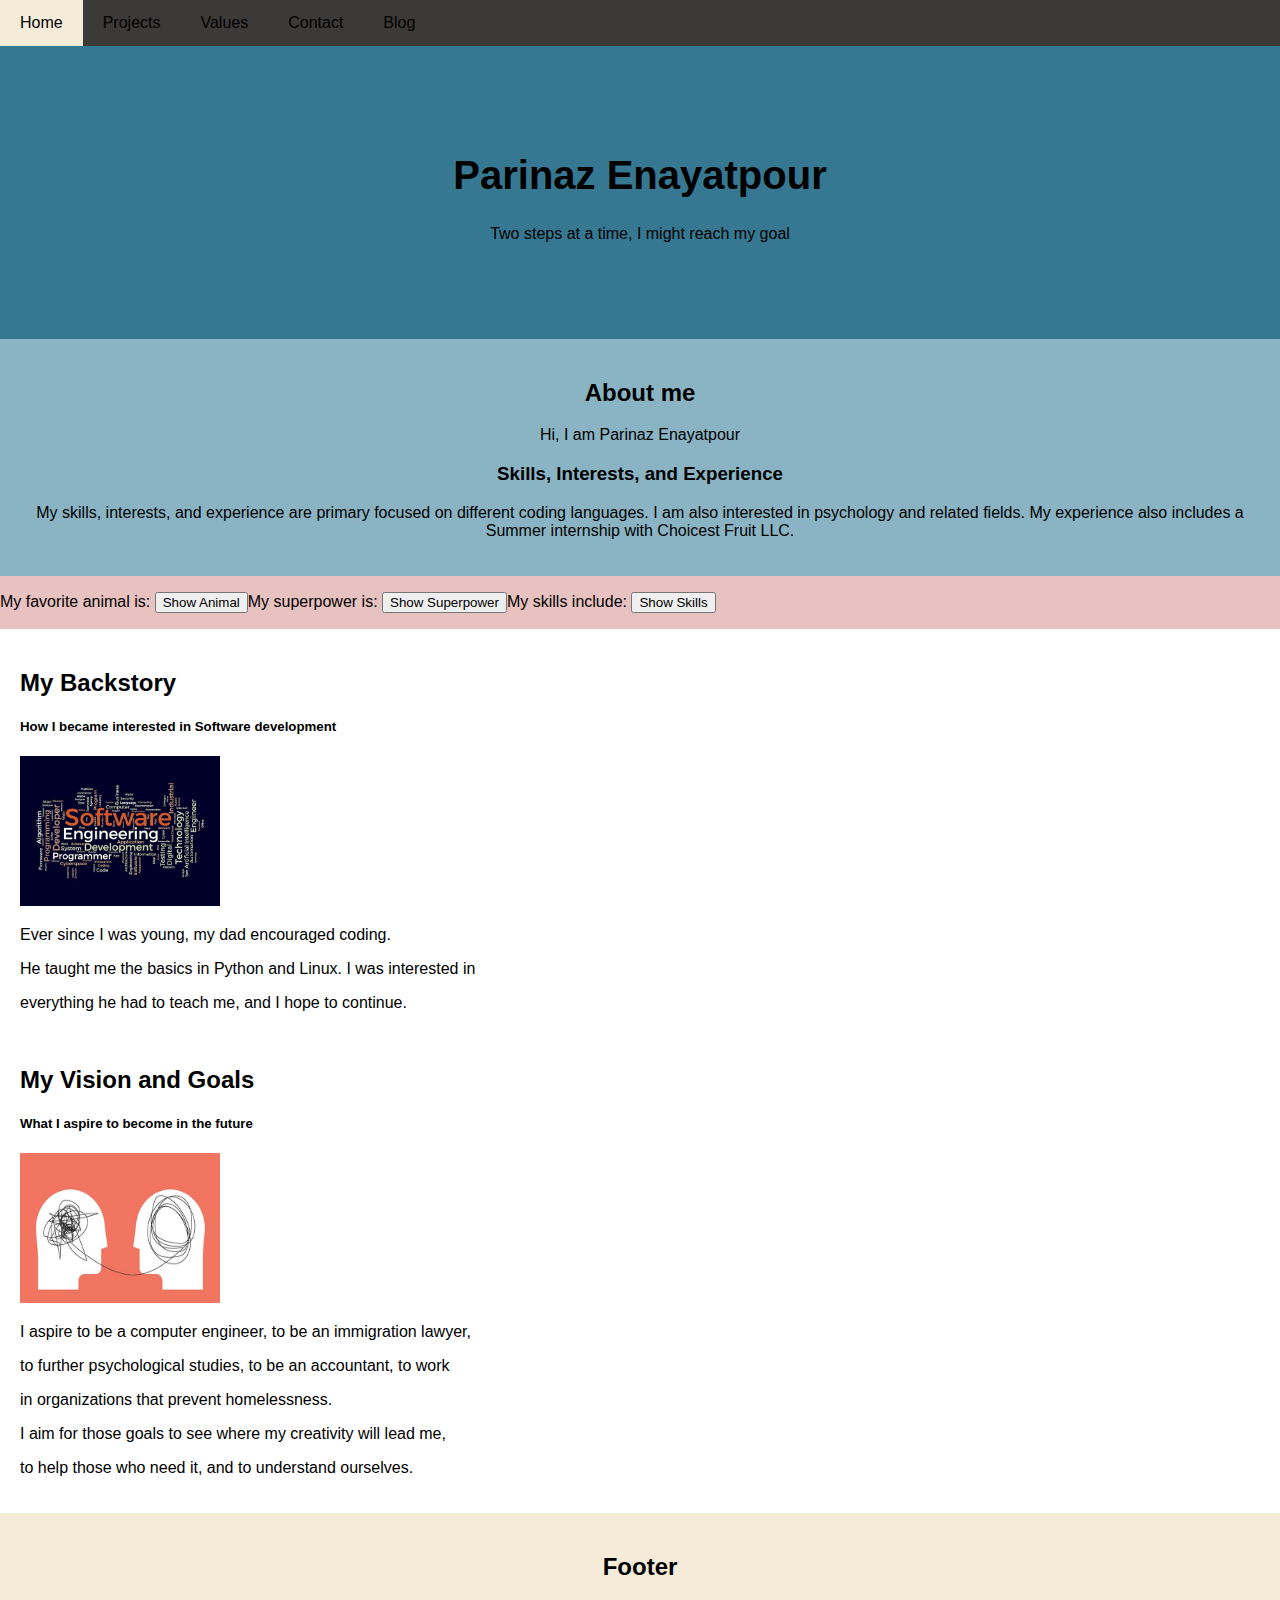
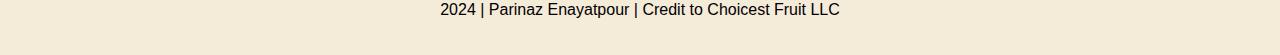
<file: index.html>
<!DOCTYPE html>
<html lang="en">
<head>
  <meta charset="UTF-8">
  <meta name="viewport" content="width=device-width, initial-scale=1.0">
  <link rel="stylesheet" href="style.css">
  <title>Document</title>
</head>


<body>

<!-- Navigation Bar -->
<div class = "navbar">
    <a href="index.html">Home</a>
    <a href="project.html">Projects</a>
    <a href="values.html">Values</a>
    <a href="contact.html">Contact</a>
    <a href = "#" class = "right">  Blog  </a>
</div>

<!-- Header -->
<div class="header">
    <h1>Parinaz Enayatpour</h1>
    <p>Two steps at a time, I might reach my goal</p>
</div>

<!-- About Me Section -->
<div class="row">
    <div class="side">
        <h2>About me</h2>
        <P>Hi, I am Parinaz Enayatpour</P>
        <h3>Skills, Interests, and Experience</h3>
        <p>My skills, interests, and experience are primary focused on different coding languages. I am also interested in psychology and related fields. My experience also includes a Summer internship with Choicest Fruit LLC.</p>
    </div>

<!-- Buttons -->
    <div>
    <p>My favorite animal is: <button id="show-animal">Show Animal</button></p> <!-- Animal-->
    <div id="animal-div" class="hidden">
        A snake!
        <img src="./img/my-photo.jpeg" width="500"/>
    </div>
    </div>
    <div>
        <p>My superpower is: <button id="show-power">Show Superpower</button></p> <!-- Superpower -->
        <div id="power-div" class="hidden" style="color:  #321132">
            Willingness
        </div>
    </div>

    <div>
        <p>My skills include: <button id="show-skills">Show Skills</button></p> <!-- Skills -->
        <div id="skills-div" class="hidden" style="color: #375776;">
            <li>Problem solving</li>
            <li>Teamwork</li>
            </div>
    </div>

    


<!-- Main -->
<div class="main">
    <h2>My Backstory</h2>
    <h5>How I became interested in Software development</h5>
    <div>
        <img src="./img/background.jpeg"/>
    </div>
    <p>Ever since I was young, my dad encouraged coding.</p>
    <p>He taught me the basics in Python and Linux. I was interested in</p>
    <p>everything he had to teach me, and I hope to continue.</p>
    <br>
    <h2>My Vision and Goals</h2>
    <h5>What I aspire to become in the future</h5>
    <div>
        <img src="./img/vision-goals.jpeg"/>
    </div>
    <p>I aspire to be a computer engineer, to be an immigration lawyer,</p>
    <p>to further psychological studies, to be an accountant, to work</p>
    <p>in organizations that prevent homelessness.</p>
    <p>I aim for those goals to see where my creativity will lead me,</p>
        <p>to help those who need it, and to understand ourselves.</p>
    </div>
    </div>

    <!-- Footer -->
    <div class="footer">
        <h2>Footer</h2>
        <p> 2024  |  Parinaz Enayatpour  |  Credit to Choicest Fruit LLC</p>
        </div>

        <script type = "text/JavaScript" src = "./script.js"> </script>

</body>

</html>

<!-- Unneedd comment -->
</file>
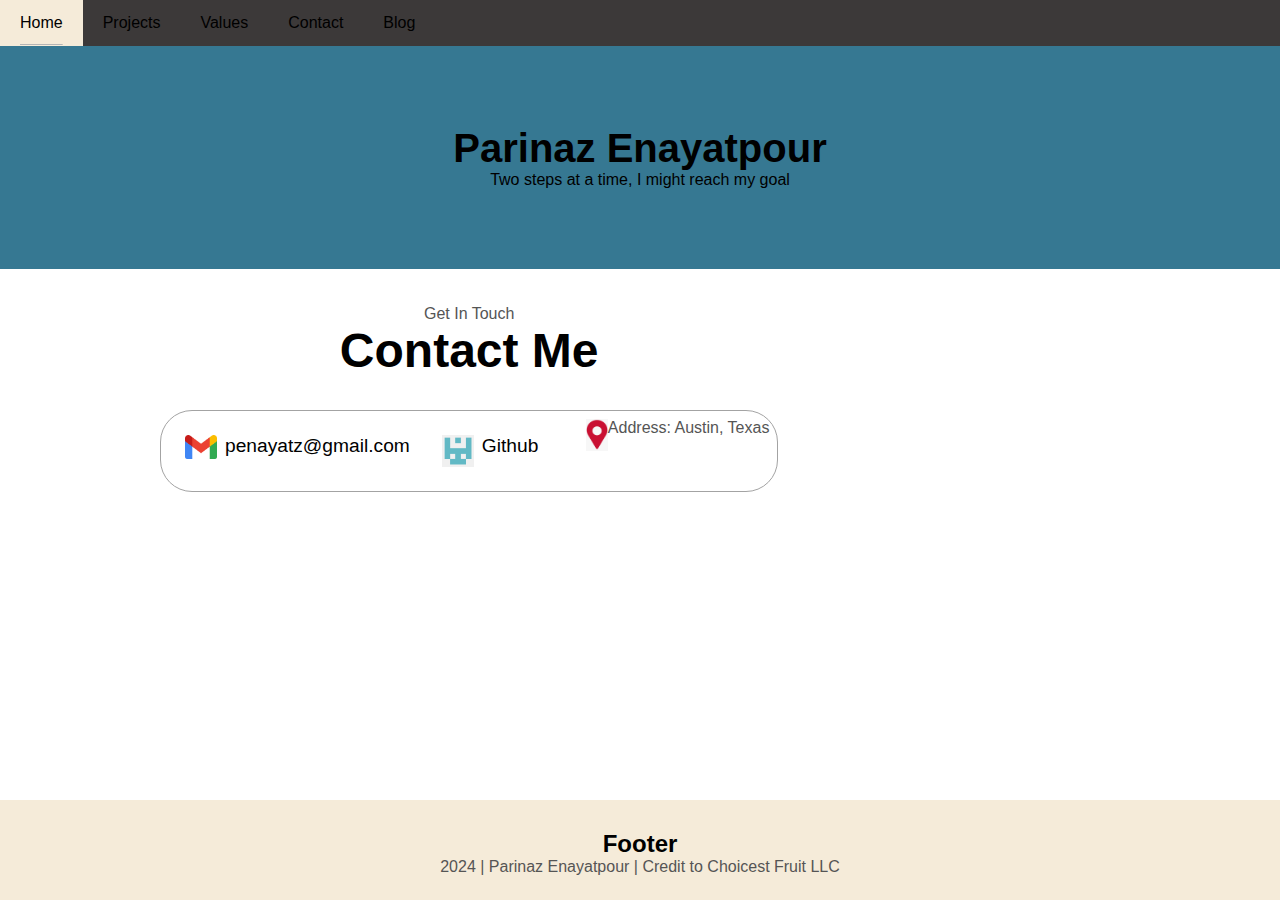
<file: contact.html>
<!DOCTYPE html>
<html lang = "en">

<head>
    <meta charset = "UTF-8">
    <meta name = "viewport" content = "width=device-width, initial-scale=1.0">
    <link rel = "stylesheet" href = "./contact.css">
    <title>Contact Me</title>
</head>

<body>
    <div class = "navbar">
        <a href="index.html">Home</a>
        <a href="project.html">Projects</a>
        <a href="values.html">Values</a>
        <a href="contact.html">Contact</a>
        <a href = "#" class = "right">  Blog  </a>
    </div>

<div class="header">
    <h1>Parinaz Enayatpour</h1>
    <p>Two steps at a time, I might reach my goal</p>
</div>
<!-- Howdy! -->
<div class = "section-container">

    <section id = "contact">
        <p class = "section_text_p1">Get In Touch</p>
        <h1 class = "title">Contact Me</h1>
        <div class = "contact-info-upper-container">
            <div class = "contact-info-container">
                <img src = "./img/email.jpeg" alt = "Email icon" class = "icon contact-icon email-icon" />
                <p><a href = "mailto:penayatz@gmail.com">penayatz@gmail.com</a></p>
            </div>

            <div class = "contact-info-container">
                <img src = "./img/github.jpeg" alt = "Github icon" class = "icon contact-icon" />
                <p><a href = "https://github.com/UniversalTruth01" target="_blank">Github</a></p>
            </div>

            <div class = "contact-info-container"></div>
            <img src = "./img/address.jpeg" alt = "Address icon" class = "icon contact-icon" />
            <p>Address: Austin, Texas</p>
        </div>
    </div>

</section>

</div>
<div class = "footer">
    <h2>Footer</h2>
    <p>2024  | Parinaz Enayatpour  | Credit to Choicest Fruit LLC</p>
</div>

</body>
</html>
</file>
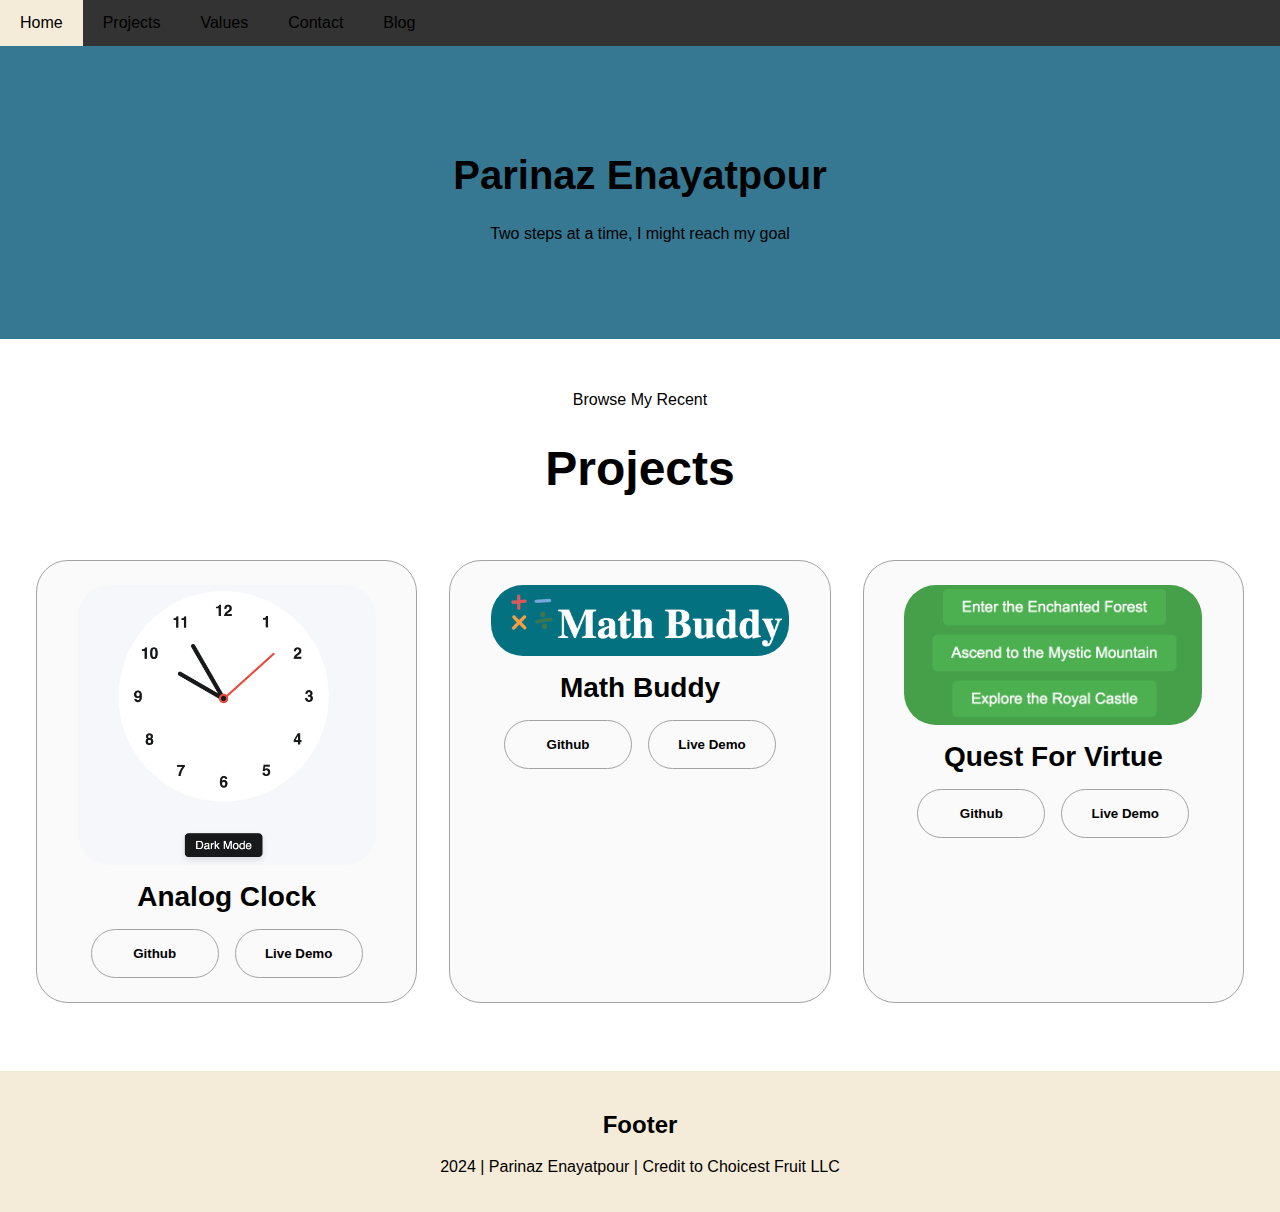
<file: project.html>
<!DOCTYPE html>
<html lang="en">
<head>
    <meta charset="UTF-8">
    <meta name="viewport" content="width=device-width, initial-scale=1.0">
    <link rel="stylesheet" href="./project.css">
    <title>My Projects</title>
</head>
<body>
    <div class="navbar">
        <a href="index.html">Home</a>
        <a href="project.html">Projects</a>
        <a href="values.html">Values</a>
        <a href="contact.html">Contact</a>
        <a href = "#" class = "right">  Blog  </a> 
    </div>
    
    <div class="header">
        <h1>Parinaz Enayatpour</h1>
        <p>Two steps at a time, I might reach my goal</p>
    </div>

    <div class="section-container">

        <section id="projects">
            <p class="section__text__p1">Browse My Recent</p>
            <h1 class="title">Projects</h1>
            <div class="experience-details-container">
                <div class="about-containers">
                    <div class="details-container color-container">
                    <div class="article-container">
                        <img src="./img/project-one.jpeg" alt="Project 1" class="project-img" />
                    </div>
                    <h2 class="experience-sub-title project-title">Analog Clock</h2>
                    <div class="btn-container">
                        <button class="btn btn-color-2 project-btn" onclick="javascript:window.open('https://github.com/UniversalTruth01/analogClock.git', '_blank');">
                        Github
                        </button>
                        <button class="btn btn-color-2 project-btn" onclick="javascript:window.open('https://universaltruth01.github.io/analogClock/', '_blank');">
                            Live Demo
                        </button>
                    </div>
                    </div>
                    <div class="details-container color-container">
                        <div class="article-container">
                            <img src="./img/project-two.jpeg" alt="Project 2" class="project-img" />
                        </div>
                        <h2 class="experience-sub-title project-title">Math Buddy</h2>
                        <div class="btn-container">
                            <button class="btn btn-color-2 project-btn" onclick="javascript:window.open('https://github.com/UniversalTruth01/mathBuddy', '_blank');">
                                Github
                            </button>
                            <button class="btn btn-color-2 project-btn" onclick="javascript:window.open('https://universaltruth01.github.io/mathBuddy/', '_blank');">
                                Live Demo
                            </button>
                        </div>
                    </div>
                    <div class="details-container color-container">
                        <div class="article-container">
                            <img src="./img/project-three.jpeg" alt="Project 3" class="project-img" />
                        </div>
                        <h2 class="experience-sub-title project-title">Quest For Virtue</h2>
                            <div class="btn-container">
                                <button class="btn btn-color-2 project-btn" onclick="javascript:window.open('https://github.com/UniversalTruth01/websiteAboutMe', '_blank');">
                                Github
                                </button>
                                <button class="btn btn-color-2 project-btn" onclick="javascript:window.open('https://universaltruth01.github.io/websiteAboutMe/', '_blank');">
                                Live Demo
                                </button>
                            </div>
                    </div>
                </div>
            </div>
        
        </section>

    </div>

    <div class="footer">
        <h2>Footer</h2>
        <p>
            2024  |  Parinaz Enayatpour  |  Credit to Choicest Fruit LLC

        </p>
      </div>
</body>
</html>
</file>
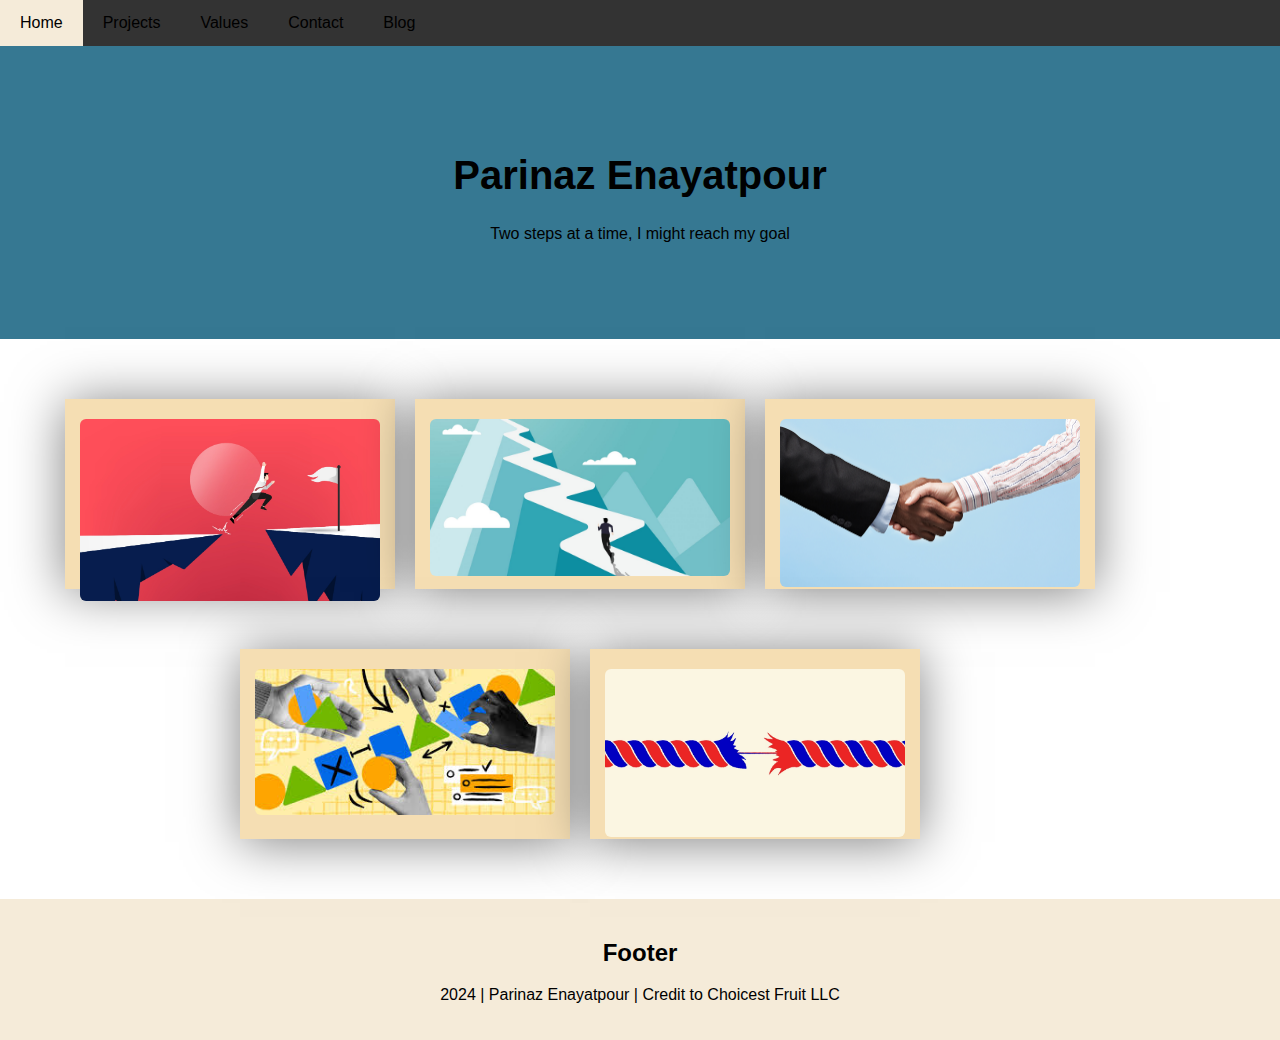
<file: values.html>
<!DOCTYPE html>
<html lang="en">
<head>
  <meta charset="UTF-8">
  <meta name="viewport" content="width=device-width, initial-scale=1.0">
  <link rel="stylesheet" href="values.css">
  <title>My Values</title>
</head>
<!-- This is a comment. -->
<body>
    <div class = "navbar">
        <a href="index.html">Home</a>
        <a href="project.html">Projects</a>
        <a href="values.html">Values</a>
        <a href="contact.html">Contact</a>
        <a href = "#" class = "right">  Blog  </a>
    </div>

    <div class = "header">
        <h1>Parinaz Enayatpour</h1>
        <p>Two steps at a time, I might reach my goal</p>
    </div>

    <div class = "container">

        <div class = "value-card">
            <div class = "value-img">
                <img src = "img/courage.jpeg">
            </div>
            <div class = "detail">
                <h2>Courage</h2>
                <p>For me, courage is pushing forward.</p>
            </div>
        </div>

        <div class = "value-card">
            <div class = "value-img">
                <img src = "img/persistence.jpeg">
            </div>
            <div class = "detail">
                <h2>Persistence</h2>
                <p>For me, persistence is knowing that the end result is worth the struggles along the way.</p>
            </div>
        </div>

        <div class = "value-card">
            <div class = "value-img">
                <img src = "img/respect.jpeg">
            </div>
            <div class = "detail">
                <h2>Respect</h2>
                <p> No worthwhile conversation could happen without basic respect for another's ideas. I think respect is paramount and critical to any situation.</p>
            </div>
        </div>

        <div class = "value-card">
            <div class = "value-img">
                <img src = "img/teamwork.jpeg">
            </div>
            <div class = "detail">
                <h2>Teamwork</h2>
                <p>A large part of knowing how to work with others means knowing how to listen.</p>
            </div>
        </div>

        <div class = "value-card">
            <div class = "value-img">
                <img src = "img/trust.jpeg">
            </div>
            <div class = "detail">
                <h2>Trust</h2>
                <p>The first step in other people trusting you is trusting in yourself.</p>
            </div>
        </div>

    </div>

    <div class = "footer">
        <h2>Footer</h2>
        <p>2024  |  Parinaz Enayatpour  |  Credit to Choicest Fruit LLC</p>
    </div>

</body>
</file>
<file: style.css>
*{
    box-sizing: border-box;
}

body{
    font-family: Arial, Helvetica, sans-serif;
    margin: 0;
}

.navbar{
    overflow: hidden;
    background-color: rgb(60, 57, 57);
}

.navbar a{
    float: left;
    display: block;
    color: black;
    text-align: center;
    padding: 14px 20px;
    text-decoration: none;
}

.navbar a:hover{
    background-color: #f5ebd9;
    color: black;
}

.header{
    padding: 80px;
    text-align: center;
    background: #367892; 
    color: black;
}

.header h1{
    font-size: 40px;
}

.row{
    display: -ms-flexbox;
    display: flex;
    -ms-flex-wrap: wrap;
    flex-wrap: wrap;
    background-color: rgb(232, 193, 193); /* ADDITIONAL */
}

.row li{ /* Additional */
    font-size: 15px;
    color: black;
}

.side{
    -ms-flex: auto; /* 30% */
    flex: auto; /* 30% */
    background-color: #8ab4c4;
    padding: 20px;
    text-align: center; /* Not here before */
    color: black;
}

img{
    width: 200px;
    height: 150px;
}

.main{
    -ms-flex: 70%; /* IE10 */
    flex: 70%;
    background-color: white;
    padding: 20px;
}

.hidden{
    display: none;
}

.footer{
    padding: 20px;
    text-align: center;
    background: #f5ebd9;
}

/* Responsive layout - when the screen is less than 700px wide, make the two colomns stack
on top of each other instead of next to each other. */

@media screen and (max-width: 700px){
    .row{
        flex-direction: colomn;
    }
    img{
        max-width: 100%;
        max-height: 100%;
    }
}

/* Responsive layout - when the screen is less than 400px wide, make the two navigation links
stack on top of each other instead of next to each other. */

@media screen and (max-width: 400px){
    .navbar a{
        float: none;
        width: 100%;
    }
}
</file>
<file: contact.css>
*{
    box-sizing: border-box;
    margin: 0;
    padding: 0;
}

body{
    font-family: "Poppins", sans-serif;
    margin: 0;
}

.header{
    padding: 80px;
    text-align: center;
    background: #367892;
    color: black;
}

.header h1{
    font-size: 40px;
    color: black;
}

.header p{
    color: black;
}

.navbar{
    overflow: hidden;
    background-color: rgb(60, 57, 57);
}

.navbar a{
    float: left;
    display: block;
    color: black;
    text-align: center;
    padding: 14px 20px;
    text-decoration: none;
}

.navbar a:hover{
    background-color: #f5ebd9;
    color: black;
}

p{
    color: rgb(85, 85, 85);
}

a{
    color: black;
    text-decoration: none;
    text-decoration-color: white;
}

a:hover{
    color: black;
    text-decoration: underline;
    text-underline-offset: 1rem;
    text-decoration-color: rgb(181, 181, 181);
}

section{
    padding-top: 4vh;
    /* height: 96vh; */
    margin: 0 10rem;
    box-sizing: border-box;
    min-height: fit-content;
}

.section-container{
    display: flex;
    /*width: 400px;
    height: 1000px;*/
}

#profile{
    display: flex;
    justify-content: center;
    gap: 5rem;
    height: 80vh;
}

.section_pic-container{
    display: flex;
    height: 400px;
    width: 400px;
    margin: auto 0;
}

.section_text{
    align-self: center;
    text-align: center;
}

.section_text p{
    font-weight: 600;
}

.section_text_p1{
    text-align: center;
}

.section_text_p2{
    font-size: 1.75rem;
    margin-bottom: 1rem;
}

.title{
    font-size: 3rem;
    text-align: center;
}

#socials-container{
    display: flex;
    justify-content: center;
    margin-top: 1rem;
    gap: 1rem;
}

.icon{
    cursor: pointer;
    height: 2rem;
}

.section-container{
    gap: 4rem;
    height: 80%;
}

.section_pic-container{
    height: 400px;
    width: 400px;
    margin: auto 0;
}

#content{
    display: flex;
    justify-content: center;
    flex-direction: column;
    height: 70vh
}

.contact-info-upper-container{
    display: flex;
    justify-content: center;
    border-radius: 2rem;
    border: rgb(53, 53, 53) 0.1rem solid;
    border-color: rgb(163, 163, 163);
    background: (250, 250, 250);
    margin: 2rem auto;
    padding: 0.5rem;
}

.contact-info-container{
    display: flex;
    align-items: left;
    justify-content: center;
    gap: 0.5rem;
    margin: 1rem;
}

.contact-info-container p{
    font-size: larger;
}

.contact-icon{
    cursor: default;
    align-items: center;
}

.email-icon{
    height: 1.5rem;
}

.footer {
    position:fixed;
    bottom:0px;
    height:100px;
    width:100%;
    background: #f5ebd9;
    text-align: center;
    padding:30px;
}

@media screen and (max-width: 400px){
    navbar a{
        float: none;
        width: 100%;
    }
}
</file>
<file: project.css>
* {
    box-sizing: border-box;
  }
  
  body {
    font-family: "Poppins", sans-serif;
    margin: 0;
  }
  


/* Header/logo Title */
.header {
    padding: 80px;
    text-align: center;
    background: #367892;
    color: black;
  }
  
  /* Increase the font size of the heading */
  .header h1 {
    font-size: 40px;
  }
  
  /* Style the top navigation bar */
  .navbar {
    overflow: hidden;
    background-color: #333;
  }
  
  /* Style the navigation bar links */
  .navbar a {
    float: left;
    display: block;
    color: black;
    text-align: center;
    padding: 14px 20px;
    text-decoration: none;
  }
  
   
  /* Change color on hover */
  .navbar a:hover {
    background-color: #f5ebd9;
    color: black;
  }
  

/* SECTIONS */

section {
    padding: 4vh;
    /* height: 96vh; */
    /*margin: 0 10rem; */
    box-sizing: border-box;
    min-height: fit-content;
  }
  /*
  .section-container {
    display: flex;
  }
  */
  /* PROFILE SECTION */
  
  #profile {
    display: flex;
    justify-content: center;
    gap: 5rem;
    height: 80vh;
  }
  
  .section__pic-container {
    display: flex;
    height: 400px;
    width: 400px;
    margin: auto 0;
  }
  
  .section__text {
    align-self: center;
    text-align: center;
  }
  
  .section__text p {
    font-weight: 600;
  }
  
  .section__text__p1 {
    text-align: center;
  }
  
  .section__text__p2 {
    font-size: 1.75rem;
    margin-bottom: 1rem;
  }
  
  .title {
    font-size: 3rem;
    text-align: center;
  }
  
  #socials-container {
    display: flex;
    justify-content: center;
    margin-top: 1rem;
    gap: 1rem;
  }
  
  /* ICONS */
  
  .icon {
    cursor: pointer;
    height: 2rem;
  }
  
  /* BUTTONS */
  
  .btn-container {
    display: flex;
    justify-content: center;
    gap: 1rem;
  }
  
  .btn {
    font-weight: 600;
    transition: all 300ms ease;
    padding: 1rem;
    width: 8rem;
    border-radius: 2rem;
  }
  
  .btn-color-1,
  .btn-color-2 {
    border: rgb(53, 53, 53) 0.1rem solid;
  }
  
  .btn-color-1:hover,
  .btn-color-2:hover {
    cursor: pointer;
  }
  
  .btn-color-1,
  .btn-color-2:hover {
    background: rgb(53, 53, 53);
    color: white;
  }
  
  .btn-color-1:hover {
    background: rgb(0, 0, 0);
  }
  
  .btn-color-2 {
    background: none;
  }
  
  .btn-color-2:hover {
    border: rgb(255, 255, 255) 0.1rem solid;
  }
  
  .btn-container {
    gap: 1rem;
  }
  
  /* ABOUT SECTION */
  
  #about {
    position: relative;
  }
  
  .about-containers {
    gap: 2rem;
    margin-bottom: 2rem;
    margin-top: 2rem;
  }
  
  .about-details-container {
    justify-content: center;
    flex-direction: column;
  }
  
  .about-containers,
  .about-details-container {
    display: flex;
    /* height: 200px; */
  }
  
  .about-pic {
    border-radius: 2rem;
  }
  
  .arrow {
    position: absolute;
    right: -5rem;
    bottom: 2.5rem;
  }
  
  .details-container {
    padding: 1.5rem;
    flex: 1;
    background: white;
    border-radius: 2rem;
    border: rgb(53, 53, 53) 0.1rem solid;
    border-color: rgb(163, 163, 163);
    text-align: center;
  }
  
  .section-container {
    gap: 4rem;
    height: 80%;
  }
  
  .section__pic-container {
    height: 400px;
    width: 400px;
    margin: auto 0;
  }
  
  /* EXPERIENCE SECTION */
  
  #experience {
    position: relative;
  }
  
  .experience-sub-title {
    color: rgb(85, 85, 85);
    font-weight: 600;
    font-size: 1.75rem;
    margin-bottom: 2rem;
  }
  
  .experience-details-container {
    display: flex;
    justify-content: center;
    flex-direction: column;
  }
  
  .article-container {
    display: flex;
    text-align: initial;
    flex-wrap: wrap;
    flex-direction: row;
    gap: 2.5rem;
    justify-content: space-around;
  }
  
  article {
    display: flex;
    width: 10rem;
    justify-content: space-around;
    gap: 0.5rem;
  }
  
  article .icon {
    cursor: default;
  }
  
  /* PROJECTS SECTION */
  
  #projects {
    position: relative;
  }
  
  .color-container {
    border-color: rgb(163, 163, 163);
    background: rgb(250, 250, 250);
  }
  
  .project-img {
    border-radius: 2rem;
    width: 90%;
    height: 90%;
  }
  
  .project-title {
    margin: 1rem;
    color: black;
  }
  
  .project-btn {
    color: black;
    border-color: rgb(163, 163, 163);
  }
  
/*.section-container,
.projects
      <p class="section__text__p1">Browse My Recent</p>
      <h1 class="title">Projects</h1>
      <div class="experience-details-container">
          <div class="about-containers">
              <div class="details-container color-container">
              <div class="article-container">*/


  /* Footer */
  .footer {
    padding: 20px;
    text-align: center;
    background: #f5ebd9;
  }



  @media screen and (max-width: 780px) {
   
    .about-containers,
  .contact-info-upper-container,
  .btn-container {
    flex-wrap: wrap;
  }
  .title {
    font-size: 2rem;
  }

  #experience,
  .experience-details-container {
    margin-top: 2rem;
  }
  section,
  .section-container {
    height: fit-content;
  }
  section {
    margin: 0 5%;
  }
  .section__pic-container {
    width: 275px;
    height: 275px;
    margin: 0 auto 2rem;
  }
  .about-containers {
    margin-top: 0;
  }
  }

  @media screen and (max-width: 400px) {
    .navbar a {
      float: none;
      width: 100%;
    }
  }
</file>
<file: values.css>
.{
    box-sizing: border-box;
    margin: 0;
    padding: 0;
}

body{
    justify-content: center;
    align-items: center;
    font-family: Arial, Helvetica, sans-serif;
    margin: 0;
}

.header{
    padding: 80px;
    text-align: center;
    background: #367892;
    color: black; /*I made a change from the original*/
}

.header h1{
    font-size: 40px;
}

.navbar{
    overflow: hidden;
    background-color: #333; /* Need to change that */
}

.navbar a{
    float: left;
    display: block;
    color: black;
    text-align: center;
    padding: 14px 20px;
    text-decoration: none;
}

.navbar a:hover{
    background-color: #f5ebd9;
    color: black;
}

.row{
    display: -ms-flexbox;
    display: flex;
    -ms-flex-wrap: wrap;
    flex-wrap: wrap;
}

.side{
    -ms-flex: 30%;
    flex: 30%;
    background-color: #f1f1f1;
    padding: 20px;
}

.hidden{
    display: none;
}

.main{
    -ms-flex: 70%;
    flex: 70%;
    background-color: white;
    padding: 20px;
}

/* img { /* Change made */
   /* background-color: #aaa;
    width: 100%;
    padding: 20px;
} */

.footer {
    padding: 20px;
    text-align: center;
    background: #f5ebd9;
}

.container{
    position: relative;
    width: 1100px;
    display: flex;
    justify-content: center;
    align-items: center;
    flex-wrap: wrap;
    padding: 30px;
}

.container .value-card{
    position: relative;
    max-width: 300px;
    height: 150px;
    background: wheat;
    margin: 30px 10px;
    padding: 20px 15px;
    display: flex;
    flex-direction: column;
    box-shadow: 0 3px 50px rgba(0,0,0,0.5);
    transition: 0.4s ease-in-out;
}

.container .value-card:hover{
    height: 300px;
}

.container .value-card .value-img img{
    max-width: 100%;
    border-radius: 6px;
}

.container .value-card .detail{
    position: relative;
    margin-top: -140px;
    padding: 10px 15px;
    text-align: center;
    color: black;
    font-family: monospace;
    visibility: hidden;
    opacity: 0;
    transition: 0.4 ease-in-out;
}

.container .value-card:hover .detail{
    visibility: visible;
    opacity: 1;
    margin-top: -50px;
}

@media screen and (max-width: 780px){

*{
    box-sizing: border-box;
}

.container{
    width: 270px;
    flex-direction: column;
    position: relative;
}

.container .value-card{
    height: 120px;
}

.container .value-card .value-img{
    position: relative;
    width: 150px;
    height: 200px;
    top: -30;
    left: 3px
}
}

@media screen and (max-width: 400px) {
    .navbar a{
        float: none;
        width: 100%;
    }
}
</file>
